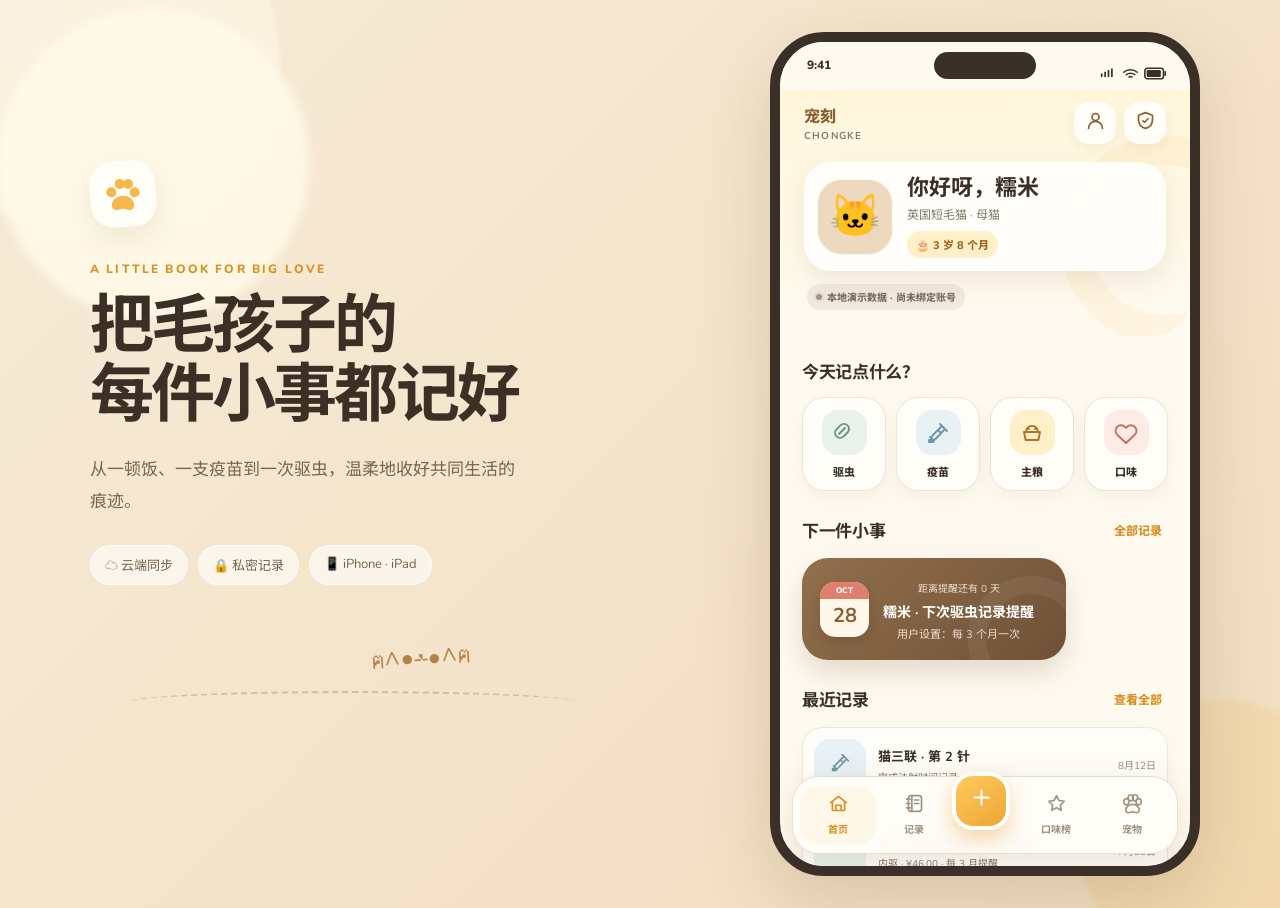
<file: index.html>
<!doctype html>
<html lang="zh-CN">
  <head>
    <meta charset="UTF-8" />
    <meta name="viewport" content="width=device-width, initial-scale=1, viewport-fit=cover" />
    <meta name="theme-color" content="#f5b84b" />
    <meta name="description" content="宠刻——记录猫狗生活的温暖云端小本" />
    <title>宠刻 · 宠物生活记录原型</title>
    <link rel="preconnect" href="https://fonts.googleapis.com" />
    <link rel="preconnect" href="https://fonts.gstatic.com" crossorigin />
    <link href="https://fonts.googleapis.com/css2?family=Nunito:wght@500;600;700;800&family=Noto+Sans+SC:wght@400;500;600;700;800&display=swap" rel="stylesheet" />
    <link rel="stylesheet" href="./styles.css?v=11" />
  </head>
  <body>
    <div class="ambient ambient-one"></div>
    <div class="ambient ambient-two"></div>

    <main class="app-shell" aria-label="宠刻宠物生活记录原型">
      <aside class="desktop-rail" aria-label="应用介绍">
        <div class="brand-mark" aria-hidden="true">
          <svg viewBox="0 0 48 48"><path d="M24 26c-7.4 0-13.4 5.3-13.4 11.2 0 4.8 4 7.7 9 5.4 2.8-1.3 6.1-1.3 8.9 0 5 2.3 9-0.6 9-5.4C37.5 31.3 31.4 26 24 26Z"/><circle cx="10" cy="22" r="6"/><circle cx="20" cy="12" r="6"/><circle cx="38" cy="22" r="6"/><circle cx="30" cy="12" r="6"/></svg>
        </div>
        <p class="eyebrow">A LITTLE BOOK FOR BIG LOVE</p>
        <h1>把毛孩子的<br />每件小事都记好</h1>
        <p class="rail-copy">从一顿饭、一支疫苗到一次驱虫，温柔地收好共同生活的痕迹。</p>
        <div class="rail-tags" aria-label="产品特点">
          <span>☁️ 云端同步</span><span>🔒 私密记录</span><span>📱 iPhone · iPad</span>
        </div>
        <div class="pet-doodle" aria-hidden="true">
          <span class="doodle-cat">ฅ^•ﻌ•^ฅ</span>
          <span class="doodle-line"></span>
        </div>
      </aside>

      <section class="device" aria-label="应用界面">
        <div class="status-bar" aria-hidden="true">
          <span>9:41</span>
          <span class="status-icons">
            <svg viewBox="0 0 20 14"><path d="M1 11h2V7H1v4Zm4 0h2V5H5v6Zm4 0h2V3H9v8Zm4 0h2V1h-2v10Z"/></svg>
            <svg viewBox="0 0 20 14"><path d="M2 5.5C6.4 1.7 13.6 1.7 18 5.5M5 8.5c2.8-2.4 7.2-2.4 10 0M8.2 11.2c1-.8 2.6-.8 3.6 0"/></svg>
            <svg viewBox="0 0 26 14"><rect x="1" y="1" width="21" height="12" rx="3"/><path d="M24 5v4"/><rect x="3" y="3" width="16" height="8" rx="1.5" class="battery-fill"/></svg>
          </span>
        </div>

        <div id="app" class="screen" aria-live="polite"></div>

        <nav class="bottom-nav" aria-label="主要导航">
          <button class="nav-item active" data-route="home" aria-label="首页">
            <span data-icon="home"></span><span>首页</span>
          </button>
          <button class="nav-item" data-route="records" aria-label="记录">
            <span data-icon="notebook"></span><span>记录</span>
          </button>
          <button class="nav-add" data-action="open-add" aria-label="新增记录">
            <span data-icon="plus"></span>
          </button>
          <button class="nav-item" data-route="ranking" aria-label="口味榜">
            <span data-icon="star"></span><span>口味榜</span>
          </button>
          <button class="nav-item" data-route="pets" aria-label="宠物档案">
            <span data-icon="paw"></span><span>宠物</span>
          </button>
        </nav>
      </section>
    </main>

    <div id="sheet-root"></div>
    <div id="toast-root" aria-live="assertive"></div>
    <input id="photo-input" type="file" accept="image/*" hidden />
    <script src="./data.js"></script>
    <script src="./app.js"></script>
  </body>
</html>
</file>
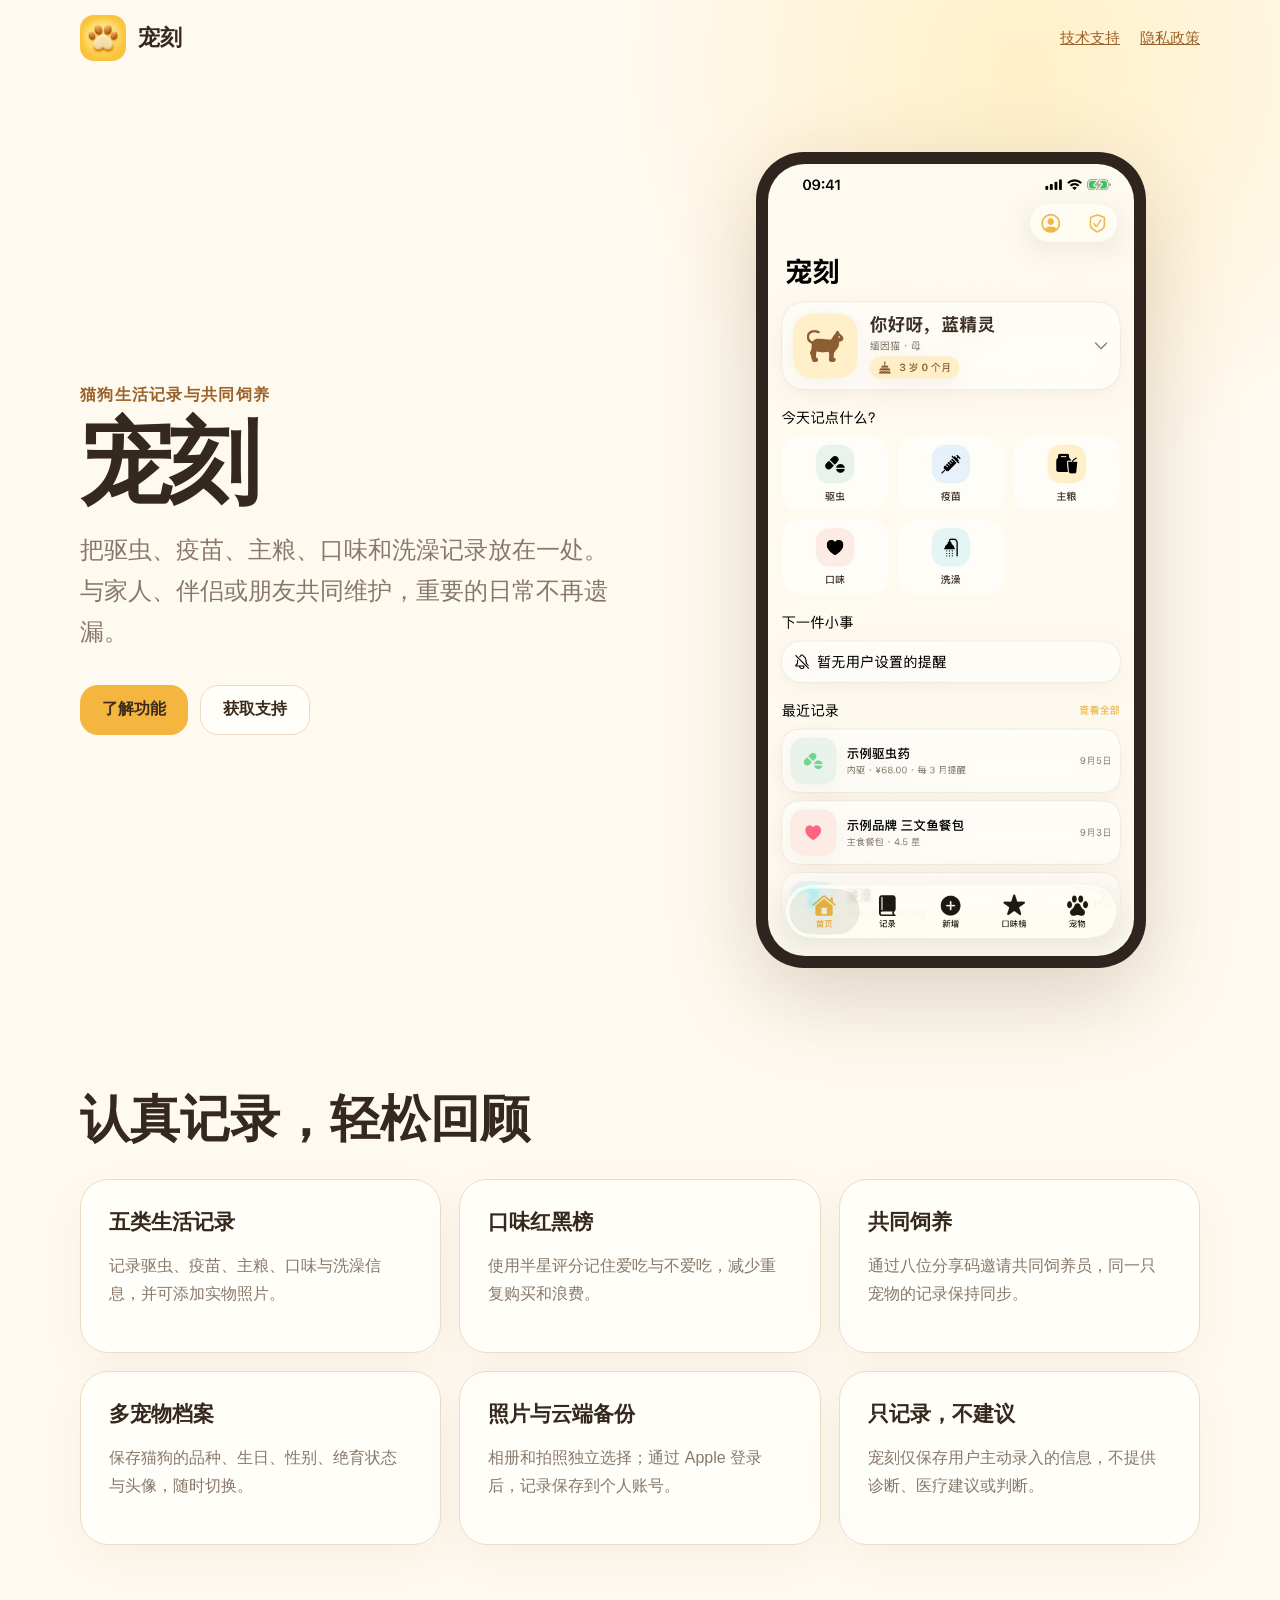
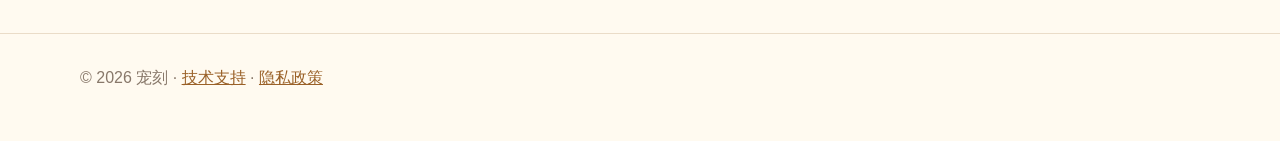
<file: docs/index.html>
<!doctype html>
<html lang="zh-Hans">
<head>
  <meta charset="utf-8">
  <meta name="viewport" content="width=device-width, initial-scale=1">
  <meta name="description" content="宠刻——猫狗生活记录与共同饲养 App">
  <title>宠刻 · 记录一起生活的每一刻</title>
  <link rel="stylesheet" href="styles.css">
</head>
<body>
  <nav class="nav wrap">
    <a class="brand" href="index.html"><img src="images/app-icon.png" alt="宠刻图标">宠刻</a>
    <div class="nav-links"><a href="support.html">技术支持</a><a href="privacy.html">隐私政策</a></div>
  </nav>
  <main>
    <section class="hero wrap">
      <div class="hero-copy">
        <div class="eyebrow">猫狗生活记录与共同饲养</div>
        <h1>宠刻</h1>
        <p class="lead">把驱虫、疫苗、主粮、口味和洗澡记录放在一处。与家人、伴侣或朋友共同维护，重要的日常不再遗漏。</p>
        <div class="actions">
          <a class="button" href="#features">了解功能</a>
          <a class="button secondary" href="support.html">获取支持</a>
        </div>
      </div>
      <div class="phone"><img src="images/iphone-home.jpg" alt="宠刻 iPhone 首页"></div>
    </section>
    <section class="section wrap" id="features">
      <h2>认真记录，轻松回顾</h2>
      <div class="grid">
        <article class="card"><h3>五类生活记录</h3><p>记录驱虫、疫苗、主粮、口味与洗澡信息，并可添加实物照片。</p></article>
        <article class="card"><h3>口味红黑榜</h3><p>使用半星评分记住爱吃与不爱吃，减少重复购买和浪费。</p></article>
        <article class="card"><h3>共同饲养</h3><p>通过八位分享码邀请共同饲养员，同一只宠物的记录保持同步。</p></article>
        <article class="card"><h3>多宠物档案</h3><p>保存猫狗的品种、生日、性别、绝育状态与头像，随时切换。</p></article>
        <article class="card"><h3>照片与云端备份</h3><p>相册和拍照独立选择；通过 Apple 登录后，记录保存到个人账号。</p></article>
        <article class="card"><h3>只记录，不建议</h3><p>宠刻仅保存用户主动录入的信息，不提供诊断、医疗建议或判断。</p></article>
      </div>
    </section>
  </main>
  <footer><div class="wrap">© 2026 宠刻 · <a href="support.html">技术支持</a> · <a href="privacy.html">隐私政策</a></div></footer>
</body>
</html>
</file>
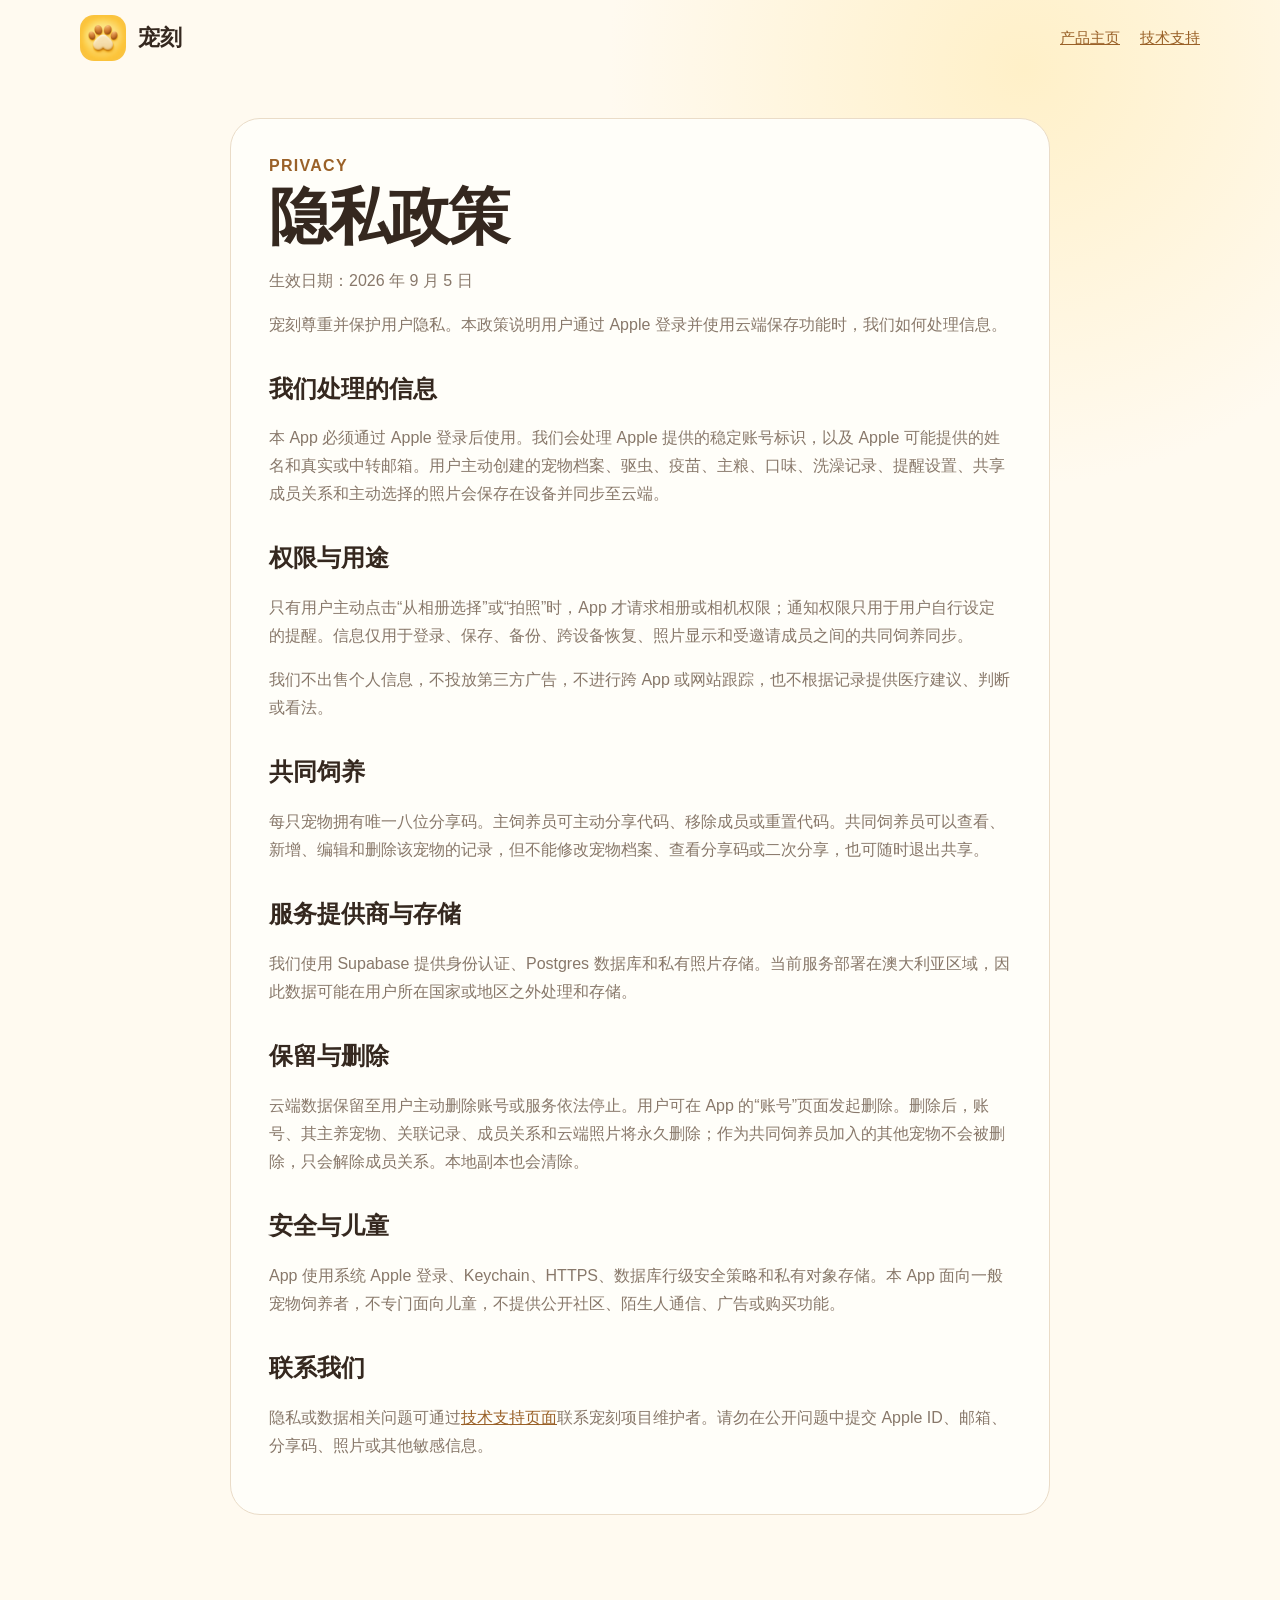
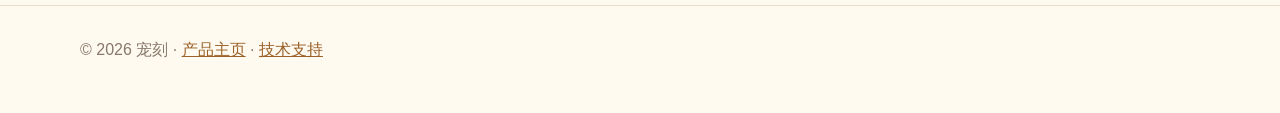
<file: docs/privacy.html>
<!doctype html>
<html lang="zh-Hans">
<head>
  <meta charset="utf-8">
  <meta name="viewport" content="width=device-width, initial-scale=1">
  <title>宠刻隐私政策</title>
  <link rel="stylesheet" href="styles.css">
</head>
<body>
  <nav class="nav wrap">
    <a class="brand" href="index.html"><img src="images/app-icon.png" alt="宠刻图标">宠刻</a>
    <div class="nav-links"><a href="index.html">产品主页</a><a href="support.html">技术支持</a></div>
  </nav>
  <main class="content">
    <div class="eyebrow">PRIVACY</div>
    <h1>隐私政策</h1>
    <p>生效日期：2026 年 9 月 5 日</p>
    <p>宠刻尊重并保护用户隐私。本政策说明用户通过 Apple 登录并使用云端保存功能时，我们如何处理信息。</p>
    <h2>我们处理的信息</h2>
    <p>本 App 必须通过 Apple 登录后使用。我们会处理 Apple 提供的稳定账号标识，以及 Apple 可能提供的姓名和真实或中转邮箱。用户主动创建的宠物档案、驱虫、疫苗、主粮、口味、洗澡记录、提醒设置、共享成员关系和主动选择的照片会保存在设备并同步至云端。</p>
    <h2>权限与用途</h2>
    <p>只有用户主动点击“从相册选择”或“拍照”时，App 才请求相册或相机权限；通知权限只用于用户自行设定的提醒。信息仅用于登录、保存、备份、跨设备恢复、照片显示和受邀请成员之间的共同饲养同步。</p>
    <p>我们不出售个人信息，不投放第三方广告，不进行跨 App 或网站跟踪，也不根据记录提供医疗建议、判断或看法。</p>
    <h2>共同饲养</h2>
    <p>每只宠物拥有唯一八位分享码。主饲养员可主动分享代码、移除成员或重置代码。共同饲养员可以查看、新增、编辑和删除该宠物的记录，但不能修改宠物档案、查看分享码或二次分享，也可随时退出共享。</p>
    <h2>服务提供商与存储</h2>
    <p>我们使用 Supabase 提供身份认证、Postgres 数据库和私有照片存储。当前服务部署在澳大利亚区域，因此数据可能在用户所在国家或地区之外处理和存储。</p>
    <h2>保留与删除</h2>
    <p>云端数据保留至用户主动删除账号或服务依法停止。用户可在 App 的“账号”页面发起删除。删除后，账号、其主养宠物、关联记录、成员关系和云端照片将永久删除；作为共同饲养员加入的其他宠物不会被删除，只会解除成员关系。本地副本也会清除。</p>
    <h2>安全与儿童</h2>
    <p>App 使用系统 Apple 登录、Keychain、HTTPS、数据库行级安全策略和私有对象存储。本 App 面向一般宠物饲养者，不专门面向儿童，不提供公开社区、陌生人通信、广告或购买功能。</p>
    <h2>联系我们</h2>
    <p>隐私或数据相关问题可通过<a href="support.html">技术支持页面</a>联系宠刻项目维护者。请勿在公开问题中提交 Apple ID、邮箱、分享码、照片或其他敏感信息。</p>
  </main>
  <footer><div class="wrap">© 2026 宠刻 · <a href="index.html">产品主页</a> · <a href="support.html">技术支持</a></div></footer>
</body>
</html>
</file>
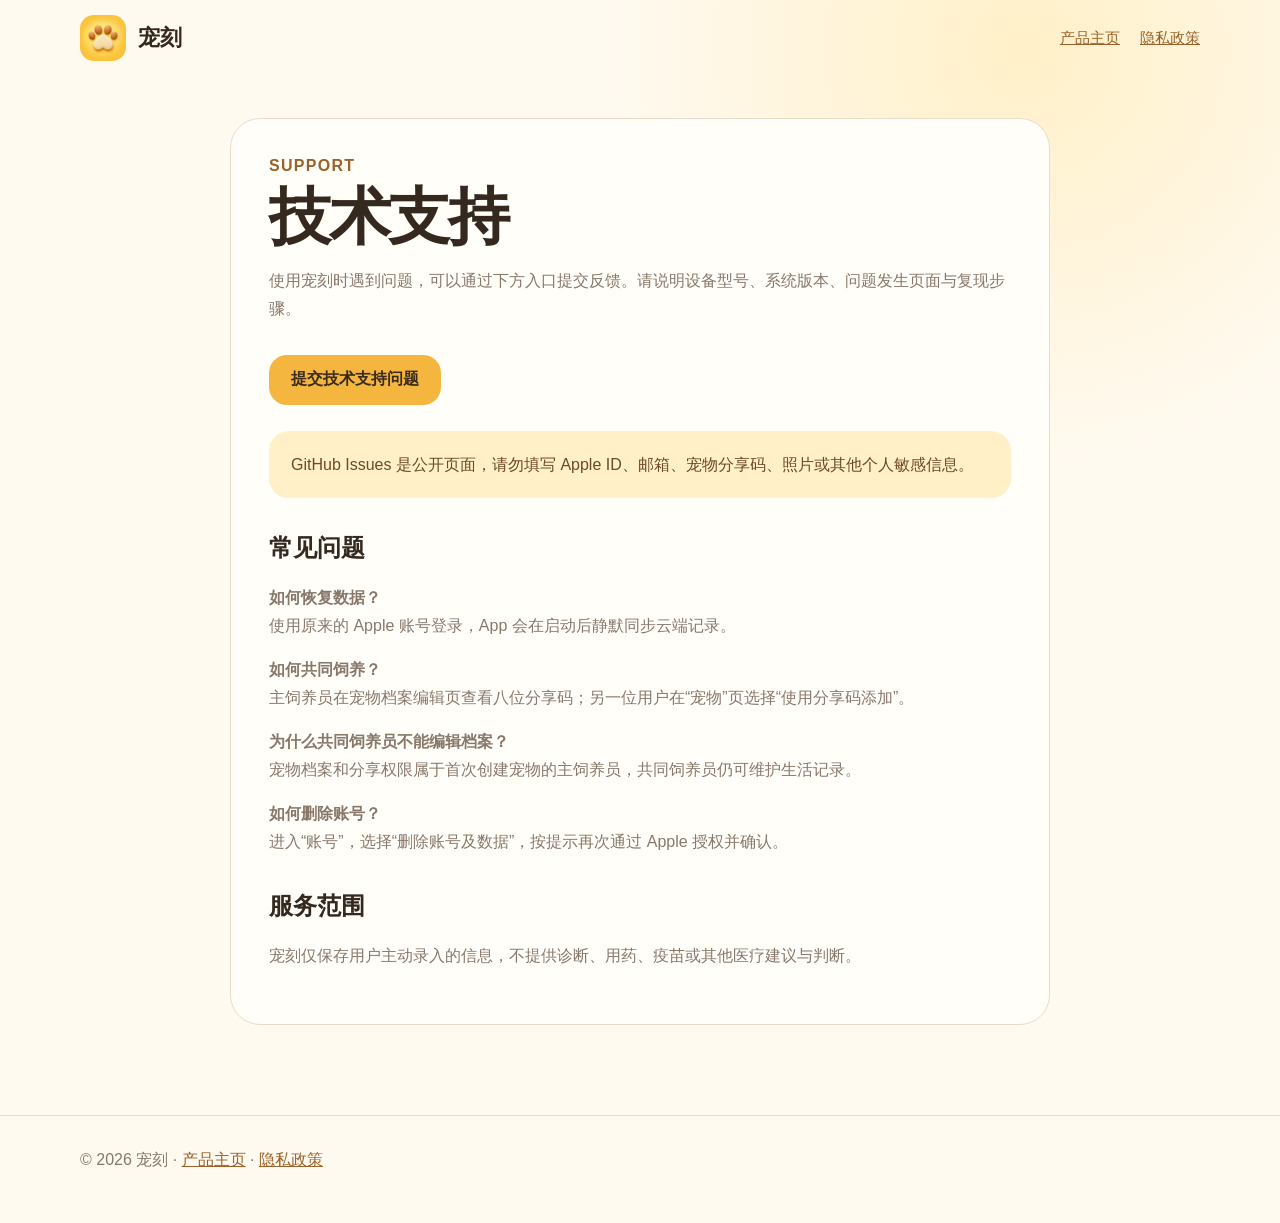
<file: docs/support.html>
<!doctype html>
<html lang="zh-Hans">
<head>
  <meta charset="utf-8">
  <meta name="viewport" content="width=device-width, initial-scale=1">
  <title>宠刻技术支持</title>
  <link rel="stylesheet" href="styles.css">
</head>
<body>
  <nav class="nav wrap">
    <a class="brand" href="index.html"><img src="images/app-icon.png" alt="宠刻图标">宠刻</a>
    <div class="nav-links"><a href="index.html">产品主页</a><a href="privacy.html">隐私政策</a></div>
  </nav>
  <main class="content">
    <div class="eyebrow">SUPPORT</div>
    <h1>技术支持</h1>
    <p>使用宠刻时遇到问题，可以通过下方入口提交反馈。请说明设备型号、系统版本、问题发生页面与复现步骤。</p>
    <div class="actions"><a class="button" href="https://github.com/a1studio-user/pet-records/issues/new">提交技术支持问题</a></div>
    <div class="notice">GitHub Issues 是公开页面，请勿填写 Apple ID、邮箱、宠物分享码、照片或其他个人敏感信息。</div>
    <h2>常见问题</h2>
    <p><strong>如何恢复数据？</strong><br>使用原来的 Apple 账号登录，App 会在启动后静默同步云端记录。</p>
    <p><strong>如何共同饲养？</strong><br>主饲养员在宠物档案编辑页查看八位分享码；另一位用户在“宠物”页选择“使用分享码添加”。</p>
    <p><strong>为什么共同饲养员不能编辑档案？</strong><br>宠物档案和分享权限属于首次创建宠物的主饲养员，共同饲养员仍可维护生活记录。</p>
    <p><strong>如何删除账号？</strong><br>进入“账号”，选择“删除账号及数据”，按提示再次通过 Apple 授权并确认。</p>
    <h2>服务范围</h2>
    <p>宠刻仅保存用户主动录入的信息，不提供诊断、用药、疫苗或其他医疗建议与判断。</p>
  </main>
  <footer><div class="wrap">© 2026 宠刻 · <a href="index.html">产品主页</a> · <a href="privacy.html">隐私政策</a></div></footer>
</body>
</html>
</file>
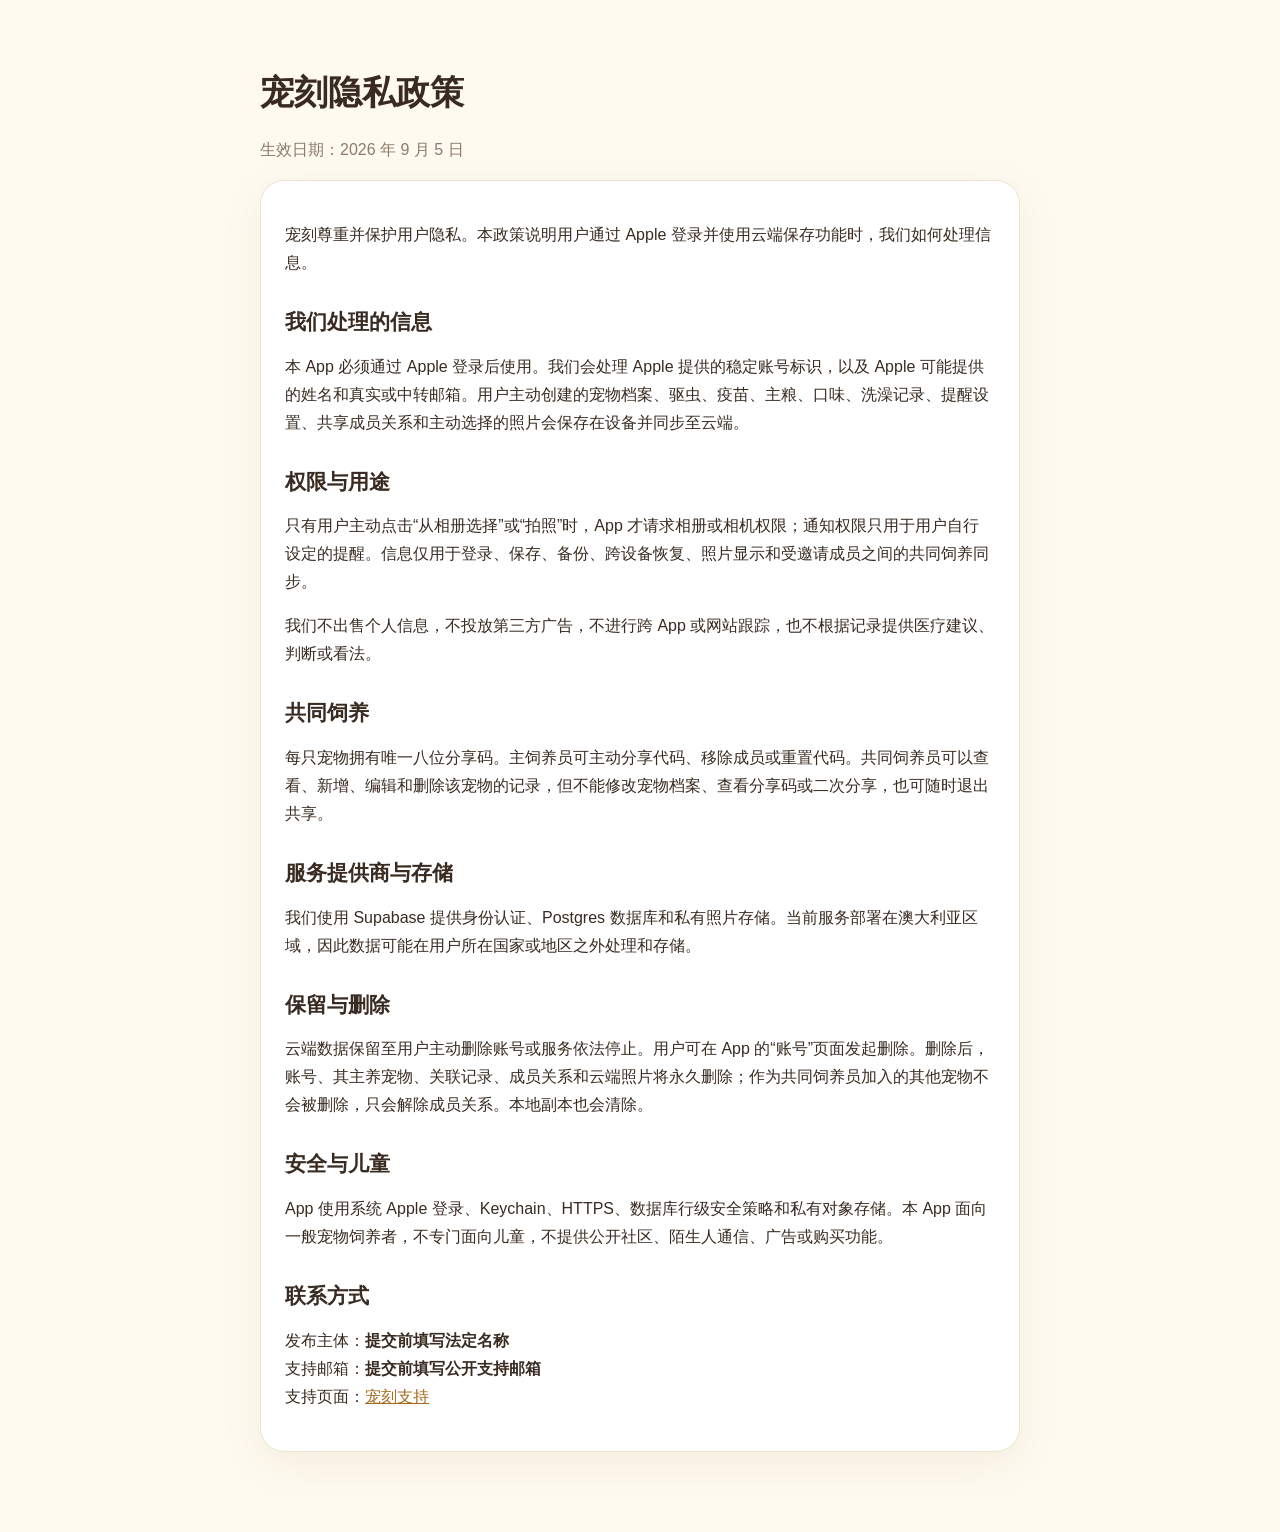
<file: AppStore/site/privacy.html>
<!doctype html>
<html lang="zh-Hans">
<head>
  <meta charset="utf-8">
  <meta name="viewport" content="width=device-width, initial-scale=1">
  <title>宠刻隐私政策</title>
  <style>
    :root { color-scheme: light; font-family: -apple-system, BlinkMacSystemFont, "PingFang SC", sans-serif; color: #392b21; background: #fffaf0; }
    body { margin: 0; }
    main { max-width: 760px; margin: 0 auto; padding: 48px 24px 80px; line-height: 1.75; }
    h1, h2 { line-height: 1.25; }
    h1 { font-size: 34px; }
    h2 { margin-top: 32px; font-size: 21px; }
    .card { background: #fff; border: 1px solid #efe3cf; border-radius: 24px; padding: 24px; box-shadow: 0 12px 40px rgba(116, 83, 38, .08); }
    .muted { color: #8b7b6b; }
    a { color: #a66b1f; }
  </style>
</head>
<body>
<main>
  <h1>宠刻隐私政策</h1>
  <p class="muted">生效日期：2026 年 9 月 5 日</p>
  <div class="card">
    <p>宠刻尊重并保护用户隐私。本政策说明用户通过 Apple 登录并使用云端保存功能时，我们如何处理信息。</p>
    <h2>我们处理的信息</h2>
    <p>本 App 必须通过 Apple 登录后使用。我们会处理 Apple 提供的稳定账号标识，以及 Apple 可能提供的姓名和真实或中转邮箱。用户主动创建的宠物档案、驱虫、疫苗、主粮、口味、洗澡记录、提醒设置、共享成员关系和主动选择的照片会保存在设备并同步至云端。</p>
    <h2>权限与用途</h2>
    <p>只有用户主动点击“从相册选择”或“拍照”时，App 才请求相册或相机权限；通知权限只用于用户自行设定的提醒。信息仅用于登录、保存、备份、跨设备恢复、照片显示和受邀请成员之间的共同饲养同步。</p>
    <p>我们不出售个人信息，不投放第三方广告，不进行跨 App 或网站跟踪，也不根据记录提供医疗建议、判断或看法。</p>
    <h2>共同饲养</h2>
    <p>每只宠物拥有唯一八位分享码。主饲养员可主动分享代码、移除成员或重置代码。共同饲养员可以查看、新增、编辑和删除该宠物的记录，但不能修改宠物档案、查看分享码或二次分享，也可随时退出共享。</p>
    <h2>服务提供商与存储</h2>
    <p>我们使用 Supabase 提供身份认证、Postgres 数据库和私有照片存储。当前服务部署在澳大利亚区域，因此数据可能在用户所在国家或地区之外处理和存储。</p>
    <h2>保留与删除</h2>
    <p>云端数据保留至用户主动删除账号或服务依法停止。用户可在 App 的“账号”页面发起删除。删除后，账号、其主养宠物、关联记录、成员关系和云端照片将永久删除；作为共同饲养员加入的其他宠物不会被删除，只会解除成员关系。本地副本也会清除。</p>
    <h2>安全与儿童</h2>
    <p>App 使用系统 Apple 登录、Keychain、HTTPS、数据库行级安全策略和私有对象存储。本 App 面向一般宠物饲养者，不专门面向儿童，不提供公开社区、陌生人通信、广告或购买功能。</p>
    <h2>联系方式</h2>
    <p>发布主体：<strong>提交前填写法定名称</strong><br>支持邮箱：<strong>提交前填写公开支持邮箱</strong><br>支持页面：<a href="support.html">宠刻支持</a></p>
  </div>
</main>
</body>
</html>
</file>
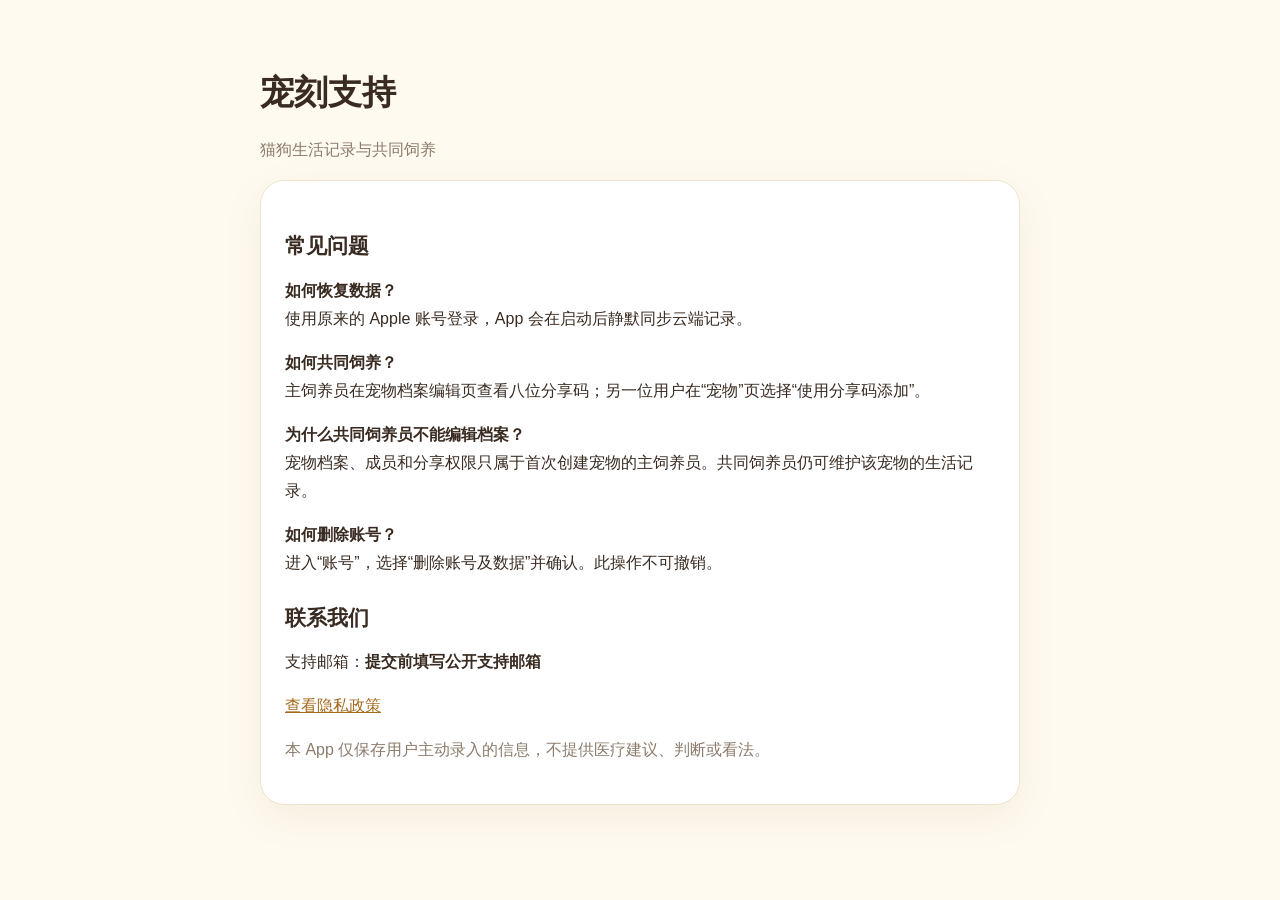
<file: AppStore/site/support.html>
<!doctype html>
<html lang="zh-Hans">
<head>
  <meta charset="utf-8">
  <meta name="viewport" content="width=device-width, initial-scale=1">
  <title>宠刻支持</title>
  <style>
    :root { color-scheme: light; font-family: -apple-system, BlinkMacSystemFont, "PingFang SC", sans-serif; color: #392b21; background: #fffaf0; }
    body { margin: 0; }
    main { max-width: 760px; margin: 0 auto; padding: 48px 24px 80px; line-height: 1.75; }
    h1, h2 { line-height: 1.25; }
    h1 { font-size: 34px; }
    h2 { margin-top: 28px; font-size: 21px; }
    .card { background: #fff; border: 1px solid #efe3cf; border-radius: 24px; padding: 24px; box-shadow: 0 12px 40px rgba(116, 83, 38, .08); }
    .muted { color: #8b7b6b; }
    a { color: #a66b1f; }
  </style>
</head>
<body>
<main>
  <h1>宠刻支持</h1>
  <p class="muted">猫狗生活记录与共同饲养</p>
  <div class="card">
    <h2>常见问题</h2>
    <p><strong>如何恢复数据？</strong><br>使用原来的 Apple 账号登录，App 会在启动后静默同步云端记录。</p>
    <p><strong>如何共同饲养？</strong><br>主饲养员在宠物档案编辑页查看八位分享码；另一位用户在“宠物”页选择“使用分享码添加”。</p>
    <p><strong>为什么共同饲养员不能编辑档案？</strong><br>宠物档案、成员和分享权限只属于首次创建宠物的主饲养员。共同饲养员仍可维护该宠物的生活记录。</p>
    <p><strong>如何删除账号？</strong><br>进入“账号”，选择“删除账号及数据”并确认。此操作不可撤销。</p>
    <h2>联系我们</h2>
    <p>支持邮箱：<strong>提交前填写公开支持邮箱</strong></p>
    <p><a href="privacy.html">查看隐私政策</a></p>
    <p class="muted">本 App 仅保存用户主动录入的信息，不提供医疗建议、判断或看法。</p>
  </div>
</main>
</body>
</html>
</file>
<file: styles.css>
:root {
  --cream: #fffaf0;
  --paper: #fffdf8;
  --paper-strong: #fff8e7;
  --honey: #f5b84b;
  --honey-dark: #d99124;
  --honey-soft: #fff0c9;
  --caramel: #8c5e32;
  --ink: #3c3026;
  --muted: #887a6c;
  --line: #eee2d2;
  --sage: #82a88f;
  --sage-soft: #e9f3ec;
  --berry: #df806f;
  --berry-soft: #fdebe6;
  --sky: #83a9b6;
  --sky-soft: #e8f1f4;
  --shadow: 0 24px 70px rgba(91, 62, 28, 0.17);
  --soft-shadow: 0 10px 26px rgba(112, 77, 38, 0.1);
  font-family: "Nunito", "Noto Sans SC", -apple-system, BlinkMacSystemFont, sans-serif;
  color: var(--ink);
  background: #f5ead8;
  font-synthesis: none;
}

* { box-sizing: border-box; }

html, body { margin: 0; min-height: 100%; }

body {
  min-height: 100vh;
  min-height: 100dvh;
  overflow-x: hidden;
  background:
    radial-gradient(circle at 12% 18%, rgba(255, 249, 231, 0.9) 0 11%, transparent 12%),
    linear-gradient(135deg, #f7ebd7 0%, #f1ddbf 100%);
}

button, input, select, textarea { font: inherit; color: inherit; }
button { border: 0; cursor: pointer; }
button:focus-visible, input:focus-visible, select:focus-visible, textarea:focus-visible {
  outline: 3px solid rgba(224, 148, 36, 0.35);
  outline-offset: 2px;
}

.ambient { position: fixed; border-radius: 50%; filter: blur(2px); pointer-events: none; }
.ambient-one { width: 360px; height: 360px; background: rgba(255, 250, 234, 0.55); top: -120px; left: -80px; }
.ambient-two { width: 280px; height: 280px; background: rgba(245, 184, 75, 0.14); right: -80px; bottom: -80px; }

.app-shell {
  position: relative;
  z-index: 1;
  width: min(1120px, calc(100% - 40px));
  min-height: 100vh;
  margin: 0 auto;
  display: grid;
  grid-template-columns: 1fr 430px;
  align-items: center;
  gap: clamp(52px, 9vw, 140px);
  padding: 32px 0;
}

.desktop-rail { max-width: 520px; padding: 30px 10px; }
.brand-mark {
  width: 66px; height: 66px; display: grid; place-items: center;
  background: var(--paper); border-radius: 23px; box-shadow: var(--soft-shadow);
  transform: rotate(-5deg); margin-bottom: 34px;
}
.brand-mark svg { width: 40px; height: 40px; fill: var(--honey); transform: rotate(5deg); }
.eyebrow { color: var(--honey-dark); letter-spacing: .18em; font-size: 12px; font-weight: 800; margin: 0 0 15px; }
.desktop-rail h1 { font-size: clamp(48px, 5vw, 72px); line-height: 1.08; letter-spacing: -.045em; margin: 0 0 24px; }
.rail-copy { max-width: 430px; color: #796856; line-height: 1.9; font-size: 17px; margin: 0 0 27px; }
.rail-tags { display: flex; flex-wrap: wrap; gap: 10px; }
.rail-tags span { background: rgba(255,255,255,.58); border: 1px solid rgba(255,255,255,.72); padding: 9px 14px; border-radius: 999px; color: #77634e; font-size: 13px; }
.pet-doodle { height: 120px; position: relative; margin-top: 42px; color: #b68147; }
.doodle-cat { position: absolute; right: 24%; font-size: 26px; top: 13px; transform: rotate(-4deg); }
.doodle-line { position: absolute; left: 8%; right: 3%; top: 64px; height: 22px; border-top: 2px dashed rgba(177,129,71,.4); border-radius: 50%; }

.device {
  position: relative; width: 430px; height: min(900px, calc(100vh - 56px)); min-height: 720px;
  background: var(--cream); border: 10px solid #3b3028; border-radius: 54px;
  overflow: hidden; box-shadow: var(--shadow), inset 0 0 0 1px rgba(255,255,255,.5);
}
.device::before {
  content: ""; position: absolute; top: 10px; left: 50%; transform: translateX(-50%);
  width: 102px; height: 27px; border-radius: 16px; background: #3b3028; z-index: 20;
}
.status-bar { height: 48px; padding: 15px 23px 0 27px; display: flex; justify-content: space-between; font-size: 12px; font-weight: 800; background: var(--cream); position: relative; z-index: 10; }
.status-icons { display: flex; gap: 5px; align-items: center; }
.status-icons svg { width: 17px; height: 13px; fill: none; stroke: var(--ink); stroke-width: 1.8; stroke-linecap: round; stroke-linejoin: round; }
.status-icons svg:first-child { fill: var(--ink); stroke: none; }
.status-icons svg:last-child { width: 23px; }
.status-icons .battery-fill { fill: var(--ink); stroke: none; }

.screen { height: calc(100% - 48px); overflow-y: auto; scrollbar-width: none; padding-bottom: 112px; scroll-behavior: smooth; }
.screen::-webkit-scrollbar { display: none; }

.bottom-nav {
  position: absolute; z-index: 12; left: 12px; right: 12px; bottom: 12px; height: 78px;
  display: grid; grid-template-columns: 1fr 1fr 66px 1fr 1fr; align-items: center;
  padding: 7px 7px max(7px, env(safe-area-inset-bottom));
  background: rgba(255,253,248,.95); border: 1px solid rgba(232,219,202,.88);
  border-radius: 27px; box-shadow: 0 10px 36px rgba(89,61,31,.13); backdrop-filter: blur(18px);
}
.nav-item { height: 57px; background: transparent; color: #a19383; border-radius: 18px; display: flex; flex-direction: column; align-items: center; justify-content: center; gap: 3px; font-size: 10px; font-weight: 700; }
.nav-item svg { width: 21px; height: 21px; }
.nav-item.active { color: var(--honey-dark); background: #fff8e8; }
.nav-add { width: 58px; height: 58px; margin-top: -29px; border-radius: 21px; background: linear-gradient(145deg, #ffc95f, #eea633); color: white; display: grid; place-items: center; box-shadow: 0 9px 20px rgba(221,144,33,.36); border: 4px solid var(--paper); }
.nav-add svg { width: 25px; height: 25px; stroke-width: 2.8; }

svg.icon { fill: none; stroke: currentColor; stroke-width: 1.9; stroke-linecap: round; stroke-linejoin: round; }

.page { min-height: 100%; animation: page-in .25s ease both; }
@keyframes page-in { from { opacity: 0; transform: translateY(5px); } }

.home-hero { padding: 12px 24px 26px; background: linear-gradient(180deg, #fff6db 0%, #fffaf0 100%); border-radius: 0 0 38px 38px; position: relative; overflow: hidden; }
.home-hero::after { content:""; position:absolute; width:150px; height:150px; border:30px solid rgba(245,184,75,.09); border-radius:50%; right:-80px; top:45px; }
.topline { display: flex; justify-content: space-between; align-items: center; margin-bottom: 18px; position: relative; z-index: 1; }
.top-actions { display:flex; gap:8px; }
.brand-title { font-weight: 800; color: var(--caramel); letter-spacing: -.02em; }
.brand-title small { display: block; color: var(--muted); font-size: 10px; letter-spacing: .12em; margin-top: 1px; font-weight: 700; }
.icon-button { width: 42px; height: 42px; border-radius: 15px; background: rgba(255,255,255,.78); color: var(--caramel); display:grid; place-items:center; box-shadow: 0 5px 13px rgba(115,78,37,.07); }
.icon-button svg { width: 21px; height: 21px; }
.account-button { position:relative; }
.account-dot { position:absolute; width:9px; height:9px; right:4px; top:4px; border-radius:50%; background:#6fa17e; border:2px solid #fff8e8; }
.pet-switch { width: 100%; min-height: 106px; background: rgba(255,255,255,.83); padding: 13px; border-radius: 27px; display: flex; align-items: center; gap: 14px; text-align: left; box-shadow: var(--soft-shadow); position: relative; z-index: 1; }
.pet-avatar { flex: 0 0 auto; width: 76px; height: 76px; border-radius: 25px; overflow: hidden; background: #edd9bd; display: grid; place-items: center; font-size: 42px; box-shadow: inset 0 0 0 1px rgba(255,255,255,.75); }
.pet-avatar img { width: 100%; height: 100%; object-fit: cover; }
.pet-meta { flex: 1; min-width: 0; }
.pet-meta h2 { margin: 0 0 4px; font-size: 22px; line-height: 1.2; }
.pet-meta p { margin: 0; color: var(--muted); font-size: 12px; }
.age-chip { display: inline-flex; align-items:center; gap:4px; margin-top:8px; padding: 5px 9px; background: var(--honey-soft); color: #a4671f; border-radius: 999px; font-size: 11px; font-weight: 800; }
.pet-switch > svg { width: 18px; color: #a78c6c; }
.sync-pill { display: inline-flex; align-items: center; gap: 5px; margin: 13px 0 0 3px; padding: 5px 9px; border-radius: 999px; background: var(--sage-soft); color: #5c8369; font-size: 10px; font-weight: 800; }
.sync-dot { width: 6px; height: 6px; border-radius: 50%; background: #6fa17e; box-shadow: 0 0 0 3px rgba(111,161,126,.12); }
.sync-pill.local { background:#f1e9df; color:#806f5e; }
.sync-pill.local .sync-dot { background:#ac9580; box-shadow:0 0 0 3px rgba(172,149,128,.12); }

.content { padding: 22px 22px 0; }
.section-heading { display:flex; justify-content:space-between; align-items:center; margin-bottom:13px; }
.section-heading h2 { font-size: 17px; margin:0; letter-spacing:-.02em; }
.text-button { color: var(--honey-dark); font-size: 12px; font-weight: 800; background: transparent; padding: 6px; }
.quick-grid { display:grid; grid-template-columns:repeat(4,1fr); gap:10px; margin-bottom:24px; }
.quick-action { min-width:0; background:var(--paper); border:1px solid rgba(235,222,205,.8); border-radius:22px; padding:12px 5px 10px; display:flex; flex-direction:column; align-items:center; gap:8px; color:var(--ink); box-shadow:0 7px 18px rgba(103,72,35,.06); }
.quick-action:active { transform: scale(.97); }
.quick-icon { width:45px; height:45px; border-radius:16px; display:grid; place-items:center; }
.quick-icon svg { width:24px; height:24px; }
.quick-action span:last-child { font-size:11px; font-weight:800; white-space:nowrap; }
.quick-action[data-type="deworm"] .quick-icon { background:var(--sage-soft); color:#6d9479; }
.quick-action[data-type="vaccine"] .quick-icon { background:var(--sky-soft); color:#6f97a4; }
.quick-action[data-type="food"] .quick-icon { background:var(--honey-soft); color:#b17327; }
.quick-action[data-type="taste"] .quick-icon { background:var(--berry-soft); color:#c96d5e; }

.reminder-card { background:linear-gradient(135deg,#92704d,#6f5136); color:white; border-radius:26px; padding:18px; display:flex; gap:14px; align-items:center; position:relative; overflow:hidden; margin-bottom:24px; box-shadow:0 13px 28px rgba(92,60,31,.17); }
.reminder-card::after { content:""; position:absolute; width:90px; height:90px; border:18px solid rgba(255,255,255,.06); border-radius:50%; right:-28px; bottom:-42px; }
.calendar-badge { width:49px; height:55px; flex:none; border-radius:15px; background:#fff8ea; color:var(--caramel); overflow:hidden; text-align:center; font-weight:800; box-shadow:0 5px 12px rgba(38,22,9,.15); }
.calendar-badge small { display:block; padding:3px; color:white; background:var(--berry); font-size:8px; letter-spacing:.08em; }
.calendar-badge strong { display:block; font-size:20px; margin-top:3px; }
.reminder-copy { min-width:0; position:relative; z-index:1; }
.reminder-copy small { color:#ecdbc9; font-size:10px; }
.reminder-copy h3 { font-size:14px; margin:3px 0; white-space:nowrap; overflow:hidden; text-overflow:ellipsis; }
.reminder-copy p { margin:0; color:#eadaca; font-size:11px; }
.reminder-card > svg { margin-left:auto; width:17px; position:relative; z-index:1; }
.reminder-card.reminder-empty { background:linear-gradient(135deg,#a58f76,#85715d); }
.reminder-card.reminder-empty > svg { width:34px; height:34px; margin:0; padding:8px; border-radius:13px; background:rgba(255,255,255,.14); }

.record-list { display:grid; gap:10px; }
.record-row { width:100%; display:flex; gap:12px; align-items:center; padding:11px; background:var(--paper); border:1px solid rgba(235,222,205,.72); border-radius:21px; text-align:left; box-shadow:0 6px 16px rgba(103,72,35,.05); }
.record-photo { width:52px; height:52px; padding:0; flex:none; display:grid; place-items:center; border-radius:16px; overflow:hidden; background:#f3ece2; color:#aa9276; }
.record-photo.has-photo { box-shadow:inset 0 0 0 1px rgba(100,70,40,.08); }
.record-photo img { width:100%; height:100%; object-fit:cover; transition:transform .2s ease; }
.record-photo.has-photo:hover img { transform:scale(1.06); }
.record-photo svg { width:21px; height:21px; }
.record-photo.empty.deworm { background:var(--sage-soft); color:#6d9479; }
.record-photo.empty.vaccine { background:var(--sky-soft); color:#6f97a4; }
.record-photo.empty.food { background:var(--honey-soft); color:#b17327; }
.record-photo.empty.taste { background:var(--berry-soft); color:#c96d5e; }
.record-body { flex:1; min-width:0; align-self:stretch; padding:0; display:flex; align-items:center; gap:8px; background:transparent; text-align:left; }
.record-copy { flex:1; min-width:0; }
.record-copy h3 { margin:0 0 3px; font-size:13px; white-space:nowrap; overflow:hidden; text-overflow:ellipsis; }
.record-copy p { margin:0; color:var(--muted); font-size:10px; }
.record-row time { margin-left:auto; color:#9a8b7b; font-size:10px; white-space:nowrap; }

.page-header { position:sticky; top:0; z-index:5; padding:12px 22px 16px; background:rgba(255,250,240,.92); backdrop-filter:blur(16px); }
.page-header-row { display:flex; justify-content:space-between; align-items:center; }
.page-header h1 { margin:0; font-size:24px; letter-spacing:-.03em; }
.page-header p { margin:4px 0 0; color:var(--muted); font-size:11px; }
.page-pet-switch { width:100%; min-height:58px; margin-top:13px; padding:7px 10px; display:flex; align-items:center; gap:10px; border:1px solid var(--line); border-radius:19px; background:var(--paper); text-align:left; box-shadow:0 5px 14px rgba(103,72,35,.05); }
.page-pet-avatar { width:42px; height:42px; flex:none; display:grid; place-items:center; border-radius:14px; overflow:hidden; background:#edd9bd; font-size:24px; }
.page-pet-avatar img { width:100%; height:100%; object-fit:cover; }
.page-pet-copy { flex:1; min-width:0; display:grid; grid-template-columns:auto 1fr; column-gap:7px; align-items:baseline; }
.page-pet-copy small { color:var(--honey-dark); font-size:9px; font-weight:800; }
.page-pet-copy strong { font-size:14px; }
.page-pet-copy > span { grid-column:1/-1; color:var(--muted); font-size:9px; white-space:nowrap; overflow:hidden; text-overflow:ellipsis; }
.page-pet-switch .switch-label { color:var(--honey-dark); font-size:10px; font-weight:800; }
.page-pet-switch > svg { width:16px; color:#9b8975; }
.filter-scroll { display:flex; gap:8px; overflow:auto; scrollbar-width:none; padding:2px 22px 12px; }
.filter-scroll::-webkit-scrollbar { display:none; }
.filter-chip { padding:8px 13px; white-space:nowrap; border-radius:999px; background:var(--paper); color:var(--muted); border:1px solid var(--line); font-size:11px; font-weight:800; }
.filter-chip.active { background:var(--ink); color:white; border-color:var(--ink); }
.record-page-list { padding:2px 22px; display:grid; gap:11px; }
.empty-state { text-align:center; padding:54px 25px; color:var(--muted); }
.empty-state .empty-icon { width:68px; height:68px; border-radius:25px; background:var(--honey-soft); color:var(--honey-dark); display:grid; place-items:center; margin:0 auto 15px; }
.empty-state svg { width:34px; height:34px; }
.empty-state h3 { color:var(--ink); margin:0 0 5px; }
.empty-state p { margin:0; font-size:12px; line-height:1.6; }

.ranking-summary { margin:4px 22px 12px; padding:18px; border-radius:27px; background:linear-gradient(145deg,#ffe6d8,#fff2e6); display:flex; align-items:center; justify-content:space-between; }
.ranking-summary h2 { margin:0; font-size:16px; }
.ranking-summary p { margin:4px 0 0; font-size:10px; color:var(--muted); }
.ranking-counts { display:flex; gap:6px; }
.ranking-counts span { min-width:42px; padding:7px 8px; border-radius:12px; font-size:10px; font-weight:900; text-align:center; }
.ranking-counts .red { background:#f9dcd6; color:#b7584c; }
.ranking-counts .black { background:#e8e1da; color:#655a51; }
.taste-toolbar { margin:0 22px 16px; display:flex; align-items:center; justify-content:space-between; }
.taste-toolbar > span { color:var(--muted); font-size:10px; font-weight:800; }
.view-switch { display:grid; grid-template-columns:1fr 1fr; gap:3px; padding:3px; border-radius:14px; background:#eee5da; }
.view-switch button { min-width:55px; min-height:33px; border-radius:11px; background:transparent; color:var(--muted); font-size:10px; font-weight:800; }
.view-switch button.active { background:var(--paper); color:var(--ink); box-shadow:0 3px 9px rgba(78,54,30,.08); }
.taste-sections { padding:0 22px; display:grid; gap:24px; }
.taste-section-heading { display:flex; align-items:center; gap:9px; margin-bottom:11px; }
.taste-section-heading .list-mark { width:34px; height:34px; display:grid; place-items:center; border-radius:12px; font-size:15px; }
.taste-section.red .list-mark { background:var(--berry-soft); color:#c76558; }
.taste-section.black .list-mark { background:#e8e1da; color:#655a51; }
.taste-section-heading h2 { margin:0; font-size:15px; }
.taste-section-heading h2 small { display:inline-grid; place-items:center; min-width:20px; height:20px; margin-left:6px; border-radius:999px; background:rgba(140,94,50,.09); color:var(--muted); font-size:9px; vertical-align:1px; }
.taste-section-heading p { margin:2px 0 0; color:var(--muted); font-size:9px; }
.taste-collection { display:grid; gap:11px; }
.taste-sections.gallery .taste-collection { display:flex; flex-wrap:wrap; gap:10px; }
.taste-sections.gallery .taste-photo { aspect-ratio:1; border-radius:20px; }
.taste-sections.gallery .taste-card { flex:0 0 calc(50% - 5px); width:calc(50% - 5px); min-width:0; border-radius:26px; overflow:hidden; }
.taste-card { min-width:0; padding:11px; background:var(--paper); border:1px solid var(--line); border-radius:24px; overflow:hidden; box-shadow:0 7px 18px rgba(103,72,35,.05); }
.taste-card.red { border-color:#f1d7d0; }
.taste-card.black { border-color:#ddd5cd; }
.taste-photo { width:100%; aspect-ratio:1.25; border:0; background:#f3ece2; color:#aa9276; border-radius:16px; display:grid; place-items:center; font-size:37px; margin-bottom:10px; position:relative; overflow:hidden; }
.taste-photo.empty { align-content:center; font-size:37px; background:linear-gradient(145deg,#f7ead9,#ead1ad); }
.taste-photo img { width:100%; height:100%; object-fit:cover; transition:transform .2s ease; }
.taste-photo.has-photo:hover img { transform:scale(1.04); }
.taste-info { position:relative; width:100%; padding:0; background:transparent; text-align:left; }
.taste-card h3 { margin:0 0 2px; font-size:12px; white-space:nowrap; overflow:hidden; text-overflow:ellipsis; }
.taste-card p { margin:0 0 6px; font-size:9px; color:var(--muted); }
.stars { display:inline-flex; color:#e5a43c; letter-spacing:1px; font-size:13px; }
.rating-value { color:var(--muted); font-size:10px; margin-left:4px; }
.ranking-badge { position:absolute; right:0; top:0; padding:4px 7px; border-radius:999px; font-size:8px; font-weight:900; }
.ranking-badge.red { background:var(--berry-soft); color:#bb5c50; }
.ranking-badge.black { background:#e8e1da; color:#62584f; }
.taste-section-empty { padding:24px 12px; border:1px dashed var(--line); border-radius:20px; color:var(--muted); background:rgba(255,255,255,.35); text-align:center; font-size:10px; }
.taste-sections.list .taste-collection { grid-template-columns:1fr; }
.taste-sections.list .taste-collection { gap:8px; }
.taste-sections.list .taste-card { display:flex; align-items:center; gap:9px; padding:8px; border-radius:17px; }
.taste-sections.list .taste-photo { width:54px; height:54px; flex:none; aspect-ratio:1; margin:0; border-radius:13px; font-size:23px; }
.taste-sections.list .taste-info { min-width:0; padding-right:46px; }
.taste-sections.list .taste-card h3 { font-size:11px; }
.taste-sections.list .taste-card p { margin-bottom:4px; }
.taste-sections.list .stars { font-size:12px; }

.pets-list { padding:2px 22px; display:grid; gap:13px; }
.pet-card { width:100%; background:var(--paper); border:1px solid var(--line); border-radius:27px; padding:12px; display:flex; align-items:center; gap:10px; text-align:left; box-shadow:var(--soft-shadow); }
.pet-card-main { flex:1; min-width:0; padding:0; display:flex; align-items:center; gap:14px; background:transparent; text-align:left; }
.pet-card .pet-avatar { width:68px; height:68px; border-radius:23px; }
.pet-card h3 { margin:0 0 4px; font-size:17px; }
.pet-card p { margin:0 0 2px; font-size:10px; color:var(--muted); }
.pet-card-side { flex:none; display:flex; flex-direction:column; align-items:center; gap:8px; }
.pet-edit { min-width:44px; min-height:28px; padding:0 10px; border-radius:10px; background:var(--honey-soft); color:var(--honey-dark); font-size:10px; font-weight:800; }
.pet-card .selected-check { margin-left:auto; width:26px; height:26px; display:grid; place-items:center; border-radius:10px; background:var(--sage-soft); color:var(--sage); }
.pet-card .selected-check svg { width:15px; }
.add-pet-card { min-height:74px; border:1.5px dashed #decaae; color:#a27b4b; background:rgba(255,255,255,.38); justify-content:center; box-shadow:none; font-weight:800; }
.add-pet-card svg { width:20px; }
.disclaimer { margin:22px; padding:15px; border-radius:19px; background:#f5efe6; color:#817466; font-size:10px; line-height:1.65; display:flex; gap:9px; }
.disclaimer svg { width:17px; height:17px; flex:none; margin-top:1px; }

.sheet-backdrop { position:fixed; z-index:50; inset:0; background:rgba(54,40,28,.35); backdrop-filter:blur(4px); display:flex; justify-content:center; align-items:flex-end; animation:fade-in .2s ease; }
@keyframes fade-in { from { opacity:0; } }
.sheet { width:min(430px,100%); max-height:min(830px,94vh); background:var(--cream); border-radius:34px 34px 0 0; padding:10px 20px max(28px,env(safe-area-inset-bottom)); overflow-y:auto; box-shadow:0 -20px 60px rgba(53,37,21,.2); animation:sheet-up .28s cubic-bezier(.22,.7,.2,1); }
@keyframes sheet-up { from { transform:translateY(35px); opacity:.5; } }
.sheet-handle { width:44px; height:5px; border-radius:999px; background:#dfd3c4; margin:0 auto 16px; }
.sheet-titlebar { display:flex; align-items:center; justify-content:space-between; margin-bottom:18px; }
.sheet-titlebar h2 { margin:0; font-size:20px; }
.close-button { width:36px; height:36px; border-radius:13px; background:#f1e9df; display:grid; place-items:center; color:#827566; }
.close-button svg { width:18px; }
.record-types { display:grid; grid-template-columns:1fr 1fr; gap:10px; }
.record-type { min-height:96px; border-radius:22px; padding:14px; background:var(--paper); border:1px solid var(--line); display:flex; flex-direction:column; align-items:flex-start; gap:10px; text-align:left; font-size:13px; font-weight:800; }
.record-type .quick-icon { width:41px; height:41px; }
.record-type[data-type="deworm"] .quick-icon { background:var(--sage-soft); color:#6d9479; }
.record-type[data-type="vaccine"] .quick-icon { background:var(--sky-soft); color:#6f97a4; }
.record-type[data-type="food"] .quick-icon { background:var(--honey-soft); color:#b17327; }
.record-type[data-type="taste"] .quick-icon { background:var(--berry-soft); color:#c96d5e; }

.form-stack { display:grid; gap:15px; }
.field { display:grid; gap:7px; }
.field > label, .field-label { font-size:11px; font-weight:800; color:#6f6154; padding-left:2px; }
.field-hint { padding-left:2px; color:var(--muted); font-size:9px; line-height:1.45; }
.field input, .field select, .field textarea, .select-like { width:100%; min-height:50px; background:var(--paper); border:1px solid var(--line); border-radius:17px; padding:0 14px; font-size:13px; }
.field textarea { min-height:82px; padding-top:13px; resize:none; }
.select-like { display:flex; align-items:center; justify-content:space-between; text-align:left; }
.select-like svg { width:17px; color:#a4927e; }
.two-columns { display:grid; grid-template-columns:1fr 1fr; gap:11px; }
.segmented { padding:4px; background:#eee5da; border-radius:16px; display:grid; grid-template-columns:repeat(2,1fr); gap:4px; }
.segmented.three { grid-template-columns:repeat(3,1fr); }
.segment { min-height:39px; background:transparent; border-radius:13px; color:var(--muted); font-size:11px; font-weight:800; }
.segment.active { background:var(--paper); color:var(--ink); box-shadow:0 3px 9px rgba(78,54,30,.08); }
.photo-picker { width:100%; min-height:98px; border:1.5px dashed #d8c5aa; background:rgba(255,255,255,.45); border-radius:20px; display:flex; flex-direction:column; justify-content:center; align-items:center; gap:6px; color:#a27d4f; }
.photo-picker svg { width:25px; }
.photo-picker span { font-size:11px; font-weight:800; }
.photo-picker small { font-size:9px; color:var(--muted); }
.photo-preview { width:100%; height:150px; border-radius:20px; object-fit:cover; }
.toggle-row { min-height:57px; padding:10px 13px; background:var(--paper); border:1px solid var(--line); border-radius:18px; display:flex; align-items:center; justify-content:space-between; }
.toggle-copy strong { display:block; font-size:12px; }
.toggle-copy small { color:var(--muted); font-size:9px; }
.toggle { width:44px; height:26px; border-radius:999px; background:#d9d0c5; padding:3px; transition:.2s; }
.toggle::after { content:""; display:block; width:20px; height:20px; border-radius:50%; background:white; box-shadow:0 2px 5px rgba(0,0,0,.15); transition:.2s; }
.toggle.on { background:var(--sage); }
.toggle.on::after { transform:translateX(18px); }
.reminder-settings { display:grid; gap:10px; }
.reminder-frequency { padding:12px; border:1px solid var(--line); border-radius:18px; background:var(--paper); }
.reminder-frequency.is-hidden { display:none; }
.input-with-suffix { min-height:50px; display:flex; align-items:center; border:1px solid var(--line); border-radius:16px; background:#fffdf8; overflow:hidden; }
.input-with-suffix input { min-width:0; flex:1; border:0; background:transparent; }
.input-with-suffix span { padding:0 14px; color:var(--honey-dark); font-size:12px; font-weight:800; border-left:1px solid var(--line); }
.calculation-preview { padding:8px 2px 0; color:var(--muted); font-size:9px; line-height:1.5; }
.calculation-preview strong { color:var(--caramel); }
.primary-button { width:100%; min-height:54px; border-radius:18px; background:linear-gradient(145deg,#ffc75c,#eda234); color:white; font-size:13px; font-weight:800; box-shadow:0 9px 18px rgba(217,145,38,.24); margin-top:3px; }
.secondary-button { width:100%; min-height:49px; border-radius:17px; background:#f0e8dd; color:#776757; font-size:12px; font-weight:800; }
.form-note { display:flex; gap:7px; color:var(--muted); font-size:9px; line-height:1.5; }
.form-note svg { flex:none; width:15px; height:15px; }

.account-hero { padding:17px; border-radius:24px; background:linear-gradient(145deg,#fff0c9,#ffe4a6); display:flex; gap:13px; align-items:flex-start; }
.account-hero.bound { background:linear-gradient(145deg,#e9f3ec,#dceee2); }
.account-hero-icon { width:46px; height:46px; flex:none; display:grid; place-items:center; border-radius:17px; background:rgba(255,255,255,.65); color:#a96d23; }
.account-hero.bound .account-hero-icon { color:#668c72; }
.account-hero-icon svg { width:25px; height:25px; }
.account-hero h3 { margin:7px 0 4px; font-size:16px; }
.account-hero p { margin:0; color:#806f5e; font-size:10px; line-height:1.6; }
.status-badge { display:inline-flex; padding:4px 7px; border-radius:999px; font-size:8px; font-weight:900; letter-spacing:.03em; }
.status-badge.local { background:rgba(140,94,50,.1); color:#966220; }
.status-badge.demo { background:rgba(92,131,105,.13); color:#577d63; }
.account-benefits { display:grid; gap:9px; }
.account-benefits > div { display:flex; gap:10px; align-items:center; padding:11px 12px; border:1px solid var(--line); border-radius:18px; background:var(--paper); }
.account-benefits > div > svg { width:19px; color:var(--sage); flex:none; }
.account-benefits strong, .account-benefits small { display:block; }
.account-benefits strong { font-size:11px; }
.account-benefits small { margin-top:2px; color:var(--muted); font-size:9px; }
.apple-button { width:100%; min-height:49px; border-radius:17px; background:#29241f; color:white; font-size:12px; font-weight:800; }
.apple-mark { display:inline-block; margin-right:7px; color:white; font-size:10px; }
.prototype-warning { margin:0; padding:10px 12px; border-radius:15px; background:#f3ece2; color:#827465; font-size:9px; line-height:1.6; }
.account-identity { min-height:64px; padding:10px 12px; display:flex; align-items:center; gap:10px; border:1px solid var(--line); border-radius:19px; background:var(--paper); }
.account-avatar { width:41px; height:41px; flex:none; display:grid; place-items:center; border-radius:14px; background:var(--honey-soft); color:#a96d23; }
.account-avatar svg { width:21px; }
.account-identity > span:nth-child(2) { flex:1; min-width:0; }
.account-identity small, .account-identity strong { display:block; }
.account-identity small { color:var(--muted); font-size:8px; }
.account-identity strong { margin-top:2px; font-size:11px; overflow:hidden; text-overflow:ellipsis; white-space:nowrap; }
.account-provider { padding:5px 8px; border-radius:999px; background:var(--sage-soft); color:#5c8369; font-size:9px; font-weight:800; }
.account-metrics { display:grid; grid-template-columns:repeat(3,1fr); gap:8px; }
.account-metrics > div { padding:12px 7px; border-radius:17px; background:var(--paper); border:1px solid var(--line); text-align:center; }
.account-metrics strong, .account-metrics span { display:block; }
.account-metrics strong { font-size:18px; color:var(--caramel); }
.account-metrics span { margin-top:2px; color:var(--muted); font-size:9px; }
.sync-detail, .account-form-intro { display:flex; align-items:center; gap:10px; padding:11px 12px; border-radius:18px; background:var(--paper); border:1px solid var(--line); }
.sync-detail-icon, .account-form-intro > svg { width:22px; color:var(--sage); flex:none; }
.sync-detail strong, .sync-detail small, .account-form-intro strong, .account-form-intro small { display:block; }
.sync-detail strong, .account-form-intro strong { font-size:11px; }
.sync-detail small, .account-form-intro small { margin-top:2px; color:var(--muted); font-size:9px; }
.consent-row { display:flex; align-items:flex-start; gap:8px; color:var(--muted); font-size:9px; line-height:1.5; }
.consent-row input { width:17px; height:17px; flex:none; accent-color:var(--honey-dark); }

.search-box { height:48px; border-radius:17px; background:var(--paper); border:1px solid var(--line); display:flex; align-items:center; gap:9px; padding:0 13px; margin-bottom:13px; position:sticky; top:0; z-index:2; }
.search-box svg { width:18px; color:#988675; }
.search-box input { flex:1; min-width:0; border:0; outline:0; background:transparent; font-size:12px; }
.option-list { display:grid; gap:8px; }
.option-row { width:100%; min-height:58px; background:var(--paper); border:1px solid var(--line); border-radius:18px; padding:10px 13px; display:flex; align-items:center; text-align:left; gap:10px; }
.option-row.selected { border-color:#e6b459; background:#fff8e8; }
.option-row strong { display:block; font-size:12px; }
.option-row small { display:block; color:var(--muted); font-size:9px; margin-top:2px; }
.option-row svg { margin-left:auto; width:18px; color:var(--honey-dark); }
.custom-add { color:var(--honey-dark); border-style:dashed; justify-content:center; font-weight:800; }
.source-caption { color:#9a8b7b; font-size:9px; line-height:1.6; padding:10px 4px 0; }
.drug-pet-context { display:flex; align-items:center; gap:10px; padding:10px 12px; margin-bottom:10px; border-radius:17px; background:var(--honey-soft); color:#8b602d; }
.drug-pet-context > span:first-child { font-size:24px; }
.drug-pet-context strong, .drug-pet-context small { display:block; }
.drug-pet-context strong { font-size:12px; }
.drug-pet-context small { margin-top:2px; font-size:9px; color:#9b7852; }
.drug-species-tabs { margin-bottom:10px; }
.drug-scope-tabs { display:flex; gap:7px; overflow-x:auto; padding:1px 0 11px; scrollbar-width:none; }
.drug-scope-tabs::-webkit-scrollbar { display:none; }
.scope-chip { flex:none; min-height:34px; padding:0 12px; border-radius:999px; border:1px solid var(--line); background:var(--paper); color:var(--muted); font-size:10px; font-weight:800; }
.scope-chip.active { border-color:var(--caramel); background:var(--caramel); color:white; }
.species-badge { flex:none; padding:5px 8px; border-radius:999px; background:var(--sky-soft); color:#668d99; font-size:9px; font-weight:800; }
.species-badge.shared { background:var(--sage-soft); color:#62826b; }
.inline-empty { padding:24px 12px; text-align:center; color:var(--muted); font-size:11px; }

.star-picker { display:flex; align-items:center; gap:7px; background:var(--paper); border:1px solid var(--line); min-height:58px; border-radius:18px; padding:0 12px; }
.star-control { position:relative; width:31px; height:31px; padding:0; background:transparent; color:#e6a33b; }
.star-control svg { width:28px; height:28px; fill:transparent; }
.star-control.filled svg { fill:currentColor; }
.star-control.half::after { content:"★"; position:absolute; left:2px; top:-2px; width:14px; overflow:hidden; color:#e6a33b; font-size:29px; line-height:33px; }
.score-readout { margin-left:auto; font-size:12px; font-weight:800; color:#a06b25; }

.toast { position:fixed; z-index:100; left:50%; bottom:34px; transform:translateX(-50%); padding:11px 17px; border-radius:999px; background:#3f342b; color:white; font-size:12px; font-weight:700; box-shadow:0 10px 28px rgba(40,28,18,.26); animation:toast-in .3s ease both; white-space:nowrap; }
@keyframes toast-in { from { opacity:0; transform:translate(-50%,10px); } }

.photo-lightbox { position:fixed; z-index:80; inset:0; padding:max(22px,env(safe-area-inset-top)) 20px max(22px,env(safe-area-inset-bottom)); background:rgba(35,27,21,.86); backdrop-filter:blur(14px); display:flex; flex-direction:column; align-items:center; justify-content:center; animation:fade-in .2s ease; }
.photo-lightbox-bar { width:min(820px,100%); display:flex; align-items:center; justify-content:space-between; gap:16px; margin-bottom:12px; color:white; }
.photo-lightbox-bar strong { overflow:hidden; text-overflow:ellipsis; white-space:nowrap; }
.photo-lightbox .close-button { flex:none; background:rgba(255,255,255,.16); color:white; }
.photo-lightbox > img { display:block; max-width:min(820px,100%); max-height:calc(100vh - 110px); border-radius:24px; object-fit:contain; background:#211a15; box-shadow:0 24px 70px rgba(0,0,0,.34); }

@media (max-width: 850px) {
  body { background:var(--cream); }
  .ambient, .desktop-rail { display:none; }
  .app-shell { width:100%; min-height:100dvh; display:block; padding:0; }
  .device { width:100%; height:100dvh; min-height:620px; border:0; border-radius:0; box-shadow:none; }
  .device::before { display:none; }
  .status-bar { padding-top:max(15px,env(safe-area-inset-top)); height:calc(48px + env(safe-area-inset-top)); }
  .screen { height:calc(100% - 48px - env(safe-area-inset-top)); }
  .bottom-nav { bottom:max(7px,env(safe-area-inset-bottom)); }
}

@media (min-width: 700px) and (max-width: 850px) {
  body { background:linear-gradient(145deg,#f6ead7,#edd7b8); }
  .device { background:#f8eddd; }
  .home-hero { width:min(650px,calc(100% - 48px)); margin:16px auto 0; border-radius:38px; }
  .content, .page-header, .record-page-list, .taste-sections, .pets-list { width:min(650px,calc(100% - 48px)); margin-left:auto; margin-right:auto; }
  .page-header { top:16px; border-radius:28px; margin-top:16px; }
  .filter-scroll { width:min(650px,calc(100% - 48px)); margin:12px auto 0; padding-left:0; padding-right:0; }
  .ranking-summary, .disclaimer { width:min(650px,calc(100% - 48px)); margin-left:auto; margin-right:auto; }
  .taste-sections.gallery .taste-card { flex-basis:calc(50% - 5px); width:calc(50% - 5px); }
  .bottom-nav { width:520px; left:50%; right:auto; transform:translateX(-50%); }
}

@media (min-width: 851px) and (max-height: 780px) {
  .device { height:730px; min-height:0; }
  .desktop-rail h1 { font-size:52px; }
}

@media (prefers-reduced-motion: reduce) {
  *, *::before, *::after { scroll-behavior:auto !important; animation-duration:.01ms !important; transition-duration:.01ms !important; }
}
</file>
<file: docs/styles.css>
:root {
  color-scheme: light;
  font-family: -apple-system, BlinkMacSystemFont, "SF Pro Display", "PingFang SC", "Helvetica Neue", sans-serif;
  color: #35281f;
  background: #fffaf0;
  --paper: #fffef9;
  --cream: #fffaf0;
  --honey: #f4b63e;
  --honey-soft: #fff0c8;
  --caramel: #9a6128;
  --line: #eadcc8;
  --muted: #88786a;
}

* { box-sizing: border-box; }
body { margin: 0; background: radial-gradient(circle at 80% 4%, #fff0c8 0, transparent 26rem), var(--cream); }
a { color: var(--caramel); }
.wrap { width: min(1120px, calc(100% - 40px)); margin: 0 auto; }
.nav { min-height: 76px; display: flex; align-items: center; justify-content: space-between; gap: 24px; }
.brand { display: flex; align-items: center; gap: 12px; color: #35281f; text-decoration: none; font-size: 22px; font-weight: 800; }
.brand img { width: 46px; height: 46px; border-radius: 14px; }
.nav-links { display: flex; gap: 20px; font-size: 15px; }
.hero { display: grid; grid-template-columns: 1.05fr .95fr; align-items: center; gap: 72px; padding: 76px 0 88px; }
.eyebrow { color: var(--caramel); font-weight: 700; letter-spacing: .08em; }
h1 { margin: 12px 0 20px; font-size: clamp(52px, 8vw, 92px); line-height: .96; letter-spacing: -.04em; }
.lead { max-width: 620px; color: var(--muted); font-size: clamp(18px, 2.2vw, 24px); line-height: 1.7; }
.actions { display: flex; flex-wrap: wrap; gap: 12px; margin-top: 32px; }
.button { display: inline-flex; align-items: center; justify-content: center; min-height: 50px; padding: 0 22px; border-radius: 18px; background: var(--honey); color: #3b2b1c; text-decoration: none; font-weight: 750; }
.button.secondary { background: var(--paper); border: 1px solid var(--line); }
.phone { width: min(390px, 88%); justify-self: center; padding: 12px; border-radius: 48px; background: #2f251e; box-shadow: 0 28px 90px rgba(99, 66, 28, .22); }
.phone img { display: block; width: 100%; border-radius: 37px; }
.section { padding: 30px 0 88px; }
.section h2 { margin: 0 0 26px; font-size: clamp(32px, 5vw, 50px); }
.grid { display: grid; grid-template-columns: repeat(3, 1fr); gap: 18px; }
.card { padding: 28px; border: 1px solid var(--line); border-radius: 28px; background: rgba(255, 254, 249, .92); box-shadow: 0 14px 44px rgba(99, 66, 28, .06); }
.card h3 { margin: 0 0 10px; font-size: 21px; }
.card p, .content p, .content li { color: var(--muted); line-height: 1.75; }
.content { max-width: 820px; margin: 42px auto 90px; padding: 38px; border: 1px solid var(--line); border-radius: 30px; background: var(--paper); }
.content h1 { font-size: clamp(38px, 7vw, 62px); }
.content h2 { margin-top: 34px; }
.notice { margin-top: 26px; padding: 20px 22px; border-radius: 20px; background: var(--honey-soft); color: #6d4924; line-height: 1.7; }
footer { padding: 34px 0 52px; border-top: 1px solid var(--line); color: var(--muted); }

@media (max-width: 780px) {
  .nav { min-height: 66px; }
  .nav-links { gap: 12px; font-size: 14px; }
  .hero { grid-template-columns: 1fr; gap: 44px; padding: 50px 0 70px; }
  .hero-copy { text-align: center; }
  .lead { margin-inline: auto; }
  .actions { justify-content: center; }
  .grid { grid-template-columns: 1fr; }
  .content { padding: 26px 22px; }
}
</file>
